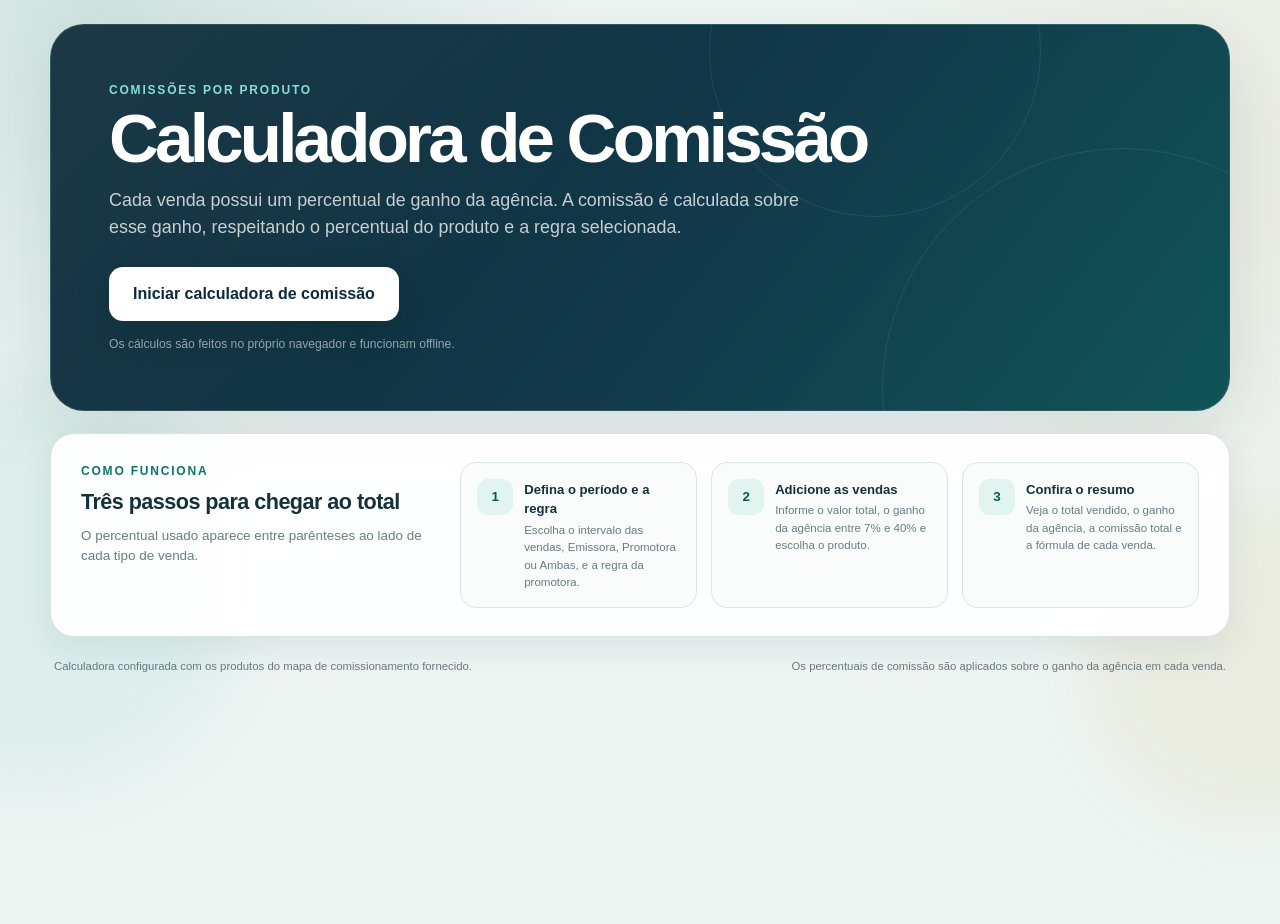
<file: index.html>
<!doctype html>
<html lang="pt-BR">
<head>
  <meta charset="utf-8">
  <meta name="viewport" content="width=device-width, initial-scale=1">
  <meta name="theme-color" content="#12394a">
  <meta name="description" content="Calculadora de comissão por produto, com ganho da agência por venda, inclusão de várias vendas e resumo detalhado item por item.">
  <title>Calculadora de Comissão</title>
  <link rel="stylesheet" href="styles.css">
</head>
<body>
  <div class="page-glow page-glow-one" aria-hidden="true"></div>
  <div class="page-glow page-glow-two" aria-hidden="true"></div>

  <div class="app-shell">
    <header class="hero">
      <p class="eyebrow">Comissões por produto</p>
      <h1>Calculadora de Comissão</h1>
      <p class="hero-copy">
        Cada venda possui um percentual de ganho da agência. A comissão é calculada sobre esse
        ganho, respeitando o percentual do produto e a regra selecionada.
      </p>
      <button
        class="hero-button"
        id="startCalculator"
        type="button"
        aria-controls="calculatorArea"
        aria-expanded="false"
      >
        Iniciar calculadora de comissão
      </button>
      <p class="hero-note">Os cálculos são feitos no próprio navegador e funcionam offline.</p>
    </header>

    <section class="how-card" aria-labelledby="howTitle">
      <div class="how-heading">
        <p class="section-kicker">Como funciona</p>
        <h2 id="howTitle">Três passos para chegar ao total</h2>
        <p>O percentual usado aparece entre parênteses ao lado de cada tipo de venda.</p>
      </div>

      <div class="how-steps">
        <article>
          <span>1</span>
          <div>
            <strong>Defina o período e a regra</strong>
            <p>Escolha o intervalo das vendas, Emissora, Promotora ou Ambas, e a regra da promotora.</p>
          </div>
        </article>
        <article>
          <span>2</span>
          <div>
            <strong>Adicione as vendas</strong>
            <p>Informe o valor total, o ganho da agência entre 7% e 40% e escolha o produto.</p>
          </div>
        </article>
        <article>
          <span>3</span>
          <div>
            <strong>Confira o resumo</strong>
            <p>Veja o total vendido, o ganho da agência, a comissão total e a fórmula de cada venda.</p>
          </div>
        </article>
      </div>
    </section>

    <main class="calculator-area" id="calculatorArea" hidden>
      <section class="card settings-card" aria-labelledby="settingsTitle">
        <div class="section-heading">
          <span class="step-number">1</span>
          <div>
            <p class="section-kicker">Configuração geral</p>
            <h2 id="settingsTitle">Defina como a comissão será calculada</h2>
            <p>Selecione o período das vendas e ajuste a regra de comissão.</p>
          </div>
        </div>

        <fieldset class="period-fieldset">
          <legend>Período das vendas</legend>
          <div class="period-grid">
            <div class="field">
              <label for="periodStart">Data inicial</label>
              <div class="date-control">
                <input
                  id="periodStart"
                  name="periodStart"
                  type="date"
                  aria-describedby="periodError"
                >
              </div>
            </div>

            <div class="field">
              <label for="periodEnd">Data final</label>
              <div class="date-control">
                <input
                  id="periodEnd"
                  name="periodEnd"
                  type="date"
                  aria-describedby="periodError"
                >
              </div>
            </div>
          </div>
          <p class="field-help">Esse período será incluído no detalhamento e no PDF.</p>
          <p class="field-error" id="periodError" hidden>Selecione um período válido para as vendas.</p>
        </fieldset>

        <div class="settings-grid">
          <fieldset class="choice-fieldset">
            <legend>Comissão de quem?</legend>
            <div class="segmented-options role-options">
              <label>
                <input type="radio" name="role" value="emissor">
                <span>Emissora</span>
              </label>
              <label>
                <input type="radio" name="role" value="promotor" checked>
                <span>Promotora</span>
              </label>
              <label>
                <input type="radio" name="role" value="ambos">
                <span>Ambas</span>
              </label>
            </div>
            <p class="field-help" id="roleHelp">O percentual exibido nos produtos corresponde à comissão da promotora.</p>
          </fieldset>

          <fieldset class="choice-fieldset promoter-setting">
            <legend>Percentual da promotora</legend>
            <div class="segmented-options promoter-options">
              <label>
                <input type="radio" name="promoterRate" value="5">
                <span>5%</span>
              </label>
              <label>
                <input type="radio" name="promoterRate" value="15" checked>
                <span>15%</span>
              </label>
            </div>
            <p class="field-help">Aplicado somente aos produtos que têm 5% no mapa. Produtos com 0% continuam em 0%.</p>
          </fieldset>
        </div>

        <div class="product-rule-note" role="note">
          <strong>As comissões variam de acordo com o produto.</strong>
          <p>
            Ao abrir “Tipo de venda”, observe a porcentagem entre parênteses. Esse é o percentual
            que será aplicado ao valor daquela venda conforme as configurações escolhidas acima.
          </p>
        </div>
      </section>

      <div class="workspace-grid">
        <form class="card sale-form-card" id="saleForm" novalidate>
          <div class="section-heading">
            <span class="step-number">2</span>
            <div>
              <p class="section-kicker">Nova venda</p>
              <h2 id="saleFormTitle">Adicione uma venda</h2>
              <p>Depois de adicionar, o item entra no detalhamento e no total.</p>
            </div>
          </div>

          <div class="field">
            <label for="saleValue">Valor da venda</label>
            <div class="currency-control">
              <span aria-hidden="true">R$</span>
              <input
                id="saleValue"
                name="saleValue"
                type="text"
                inputmode="decimal"
                autocomplete="off"
                placeholder="0,00"
                aria-describedby="saleValueHint saleValueError"
              >
            </div>
            <p class="field-hint" id="saleValueHint">Exemplo: 1.250,00</p>
            <p class="field-error" id="saleValueError" hidden>Informe um valor maior que zero.</p>
          </div>

          <div class="field">
            <label for="agencyRate">Ganho da agência sobre a venda</label>
            <div class="percent-control">
              <input
                id="agencyRate"
                name="agencyRate"
                type="number"
                inputmode="decimal"
                min="7"
                max="40"
                step="0.01"
                value="10"
                aria-describedby="agencyRateHint agencyRateError"
              >
              <span aria-hidden="true">%</span>
            </div>
            <p class="field-hint" id="agencyRateHint">Use um percentual entre 7% e 40%.</p>
            <p class="field-error" id="agencyRateError" hidden>Informe um percentual entre 7% e 40%.</p>
          </div>

          <div class="field">
            <label for="saleNumber">Número da venda</label>
            <div class="number-control">
              <input
                id="saleNumber"
                name="saleNumber"
                type="number"
                inputmode="numeric"
                min="1"
                step="1"
                autocomplete="off"
                placeholder="Exemplo: 12345"
                aria-describedby="saleNumberHint saleNumberError"
              >
            </div>
            <p class="field-hint" id="saleNumberHint">Informe o número de identificação da venda.</p>
            <p class="field-error" id="saleNumberError" hidden>Informe um número de venda válido.</p>
          </div>

          <div class="field">
            <label for="saleType">Tipo de venda</label>
            <div class="select-wrap">
              <select id="saleType" name="saleType" required aria-describedby="saleTypeHint"></select>
              <svg viewBox="0 0 20 20" aria-hidden="true">
                <path d="m5 7.5 5 5 5-5" fill="none" stroke="currentColor" stroke-linecap="round" stroke-linejoin="round" stroke-width="1.8"/>
              </svg>
            </div>
            <p class="field-hint" id="saleTypeHint">A porcentagem entre parênteses é a usada nesta venda.</p>
          </div>

          <div class="rate-preview" aria-live="polite">
            <div>
              <span>Percentual deste produto</span>
              <strong id="currentProductName">Bilhete Internacional</strong>
              <small id="currentProductMeta">BILI · Internacional · Bilhete</small>
            </div>
            <b id="currentProductRate">15%</b>
          </div>

          <div class="form-actions">
            <button class="primary-button" id="submitSaleButton" type="submit">Adicionar venda à lista</button>
            <button class="secondary-button" id="cancelEditButton" type="button" hidden>Cancelar edição</button>
            <button class="ghost-button" id="clearFormButton" type="button">Limpar campos</button>
          </div>
        </form>

        <aside class="card summary-card" aria-labelledby="summaryTitle" aria-live="polite">
          <div class="summary-heading">
            <div>
              <p class="section-kicker">Resumo automático</p>
              <h2 id="summaryTitle">Comissão total</h2>
              <p id="summaryRuleLabel">Comissão da promotora</p>
              <p class="summary-period" id="summaryPeriodLabel">Período não selecionado</p>
            </div>
            <span class="summary-count" id="summaryCount">0 vendas</span>
          </div>

          <div class="total-amount" id="totalCommission">R$ 0,00</div>
          <p class="total-caption" id="totalCaption">Adicione a primeira venda para iniciar o cálculo.</p>

          <div class="summary-metrics">
            <article>
              <span>Total vendido</span>
              <strong id="totalSalesValue">R$ 0,00</strong>
            </article>
            <article>
              <span>Ganho da agência</span>
              <strong id="totalAgencyGain">R$ 0,00</strong>
            </article>
            <article>
              <span>Taxa média efetiva</span>
              <strong id="averageRate">0%</strong>
            </article>
          </div>

          <div class="component-breakdown">
            <div>
              <span>Total da emissora</span>
              <strong id="totalIssuer">R$ 0,00</strong>
            </div>
            <div>
              <span>Total da promotora</span>
              <strong id="totalPromoter">R$ 0,00</strong>
            </div>
          </div>

          <p class="summary-note">
            A comissão total é a soma das comissões individuais mostradas na lista abaixo.
          </p>

          <div class="summary-actions">
            <button class="copy-button pdf-button" id="savePdfButton" type="button" disabled>Salvar tabela em PDF</button>
          </div>
        </aside>
      </div>

      <section class="card sales-card" aria-labelledby="salesTitle">
        <div class="sales-heading">
          <div>
            <p class="section-kicker">Detalhamento item por item</p>
            <h2 id="salesTitle">Vendas adicionadas</h2>
            <p>Cada linha mostra o valor total, o ganho da agência, a fórmula e a comissão gerada.</p>
          </div>
          <span class="list-total" id="listTotal">0 itens</span>
        </div>

        <div class="empty-state" id="emptyState">
          <strong>Nenhuma venda adicionada ainda.</strong>
          <p>Use o formulário acima para incluir a primeira venda.</p>
        </div>

        <div class="sales-list" id="salesList"></div>
      </section>

      <details class="card rate-card">
        <summary>
          <span>
            <strong>Consultar tabela completa de percentuais</strong>
            <small>A tabela acompanha a regra de 5% ou 15% escolhida para a promotora.</small>
          </span>
          <svg viewBox="0 0 20 20" aria-hidden="true">
            <path d="m5 7.5 5 5 5-5" fill="none" stroke="currentColor" stroke-linecap="round" stroke-linejoin="round" stroke-width="1.8"/>
          </svg>
        </summary>

        <div class="table-content">
          <label class="search-control" for="rateSearch">
            <svg viewBox="0 0 20 20" aria-hidden="true">
              <circle cx="8.5" cy="8.5" r="5" fill="none" stroke="currentColor" stroke-width="1.6"/>
              <path d="m12.3 12.3 4 4" fill="none" stroke="currentColor" stroke-linecap="round" stroke-width="1.6"/>
            </svg>
            <input id="rateSearch" type="search" placeholder="Buscar por produto, sigla ou categoria">
          </label>

          <div class="table-wrap">
            <table>
              <thead>
                <tr>
                  <th>Tipo de venda</th>
                  <th>Sigla</th>
                  <th>Categoria</th>
                  <th>Emissora</th>
                  <th>Promotora</th>
                  <th>Percentual usado</th>
                </tr>
              </thead>
              <tbody id="rateTableBody"></tbody>
            </table>
            <p class="empty-table-message" id="emptyTableMessage" hidden>Nenhum tipo encontrado.</p>
          </div>
        </div>
      </details>
    </main>

    <footer>
      <p>Calculadora configurada com os produtos do mapa de comissionamento fornecido.</p>
      <p>Os percentuais de comissão são aplicados sobre o ganho da agência em cada venda.</p>
    </footer>
  </div>

  <div class="toast" id="toast" role="status" aria-live="polite"></div>

  <noscript>
    <div class="noscript-message">Ative o JavaScript para usar a calculadora de comissão.</div>
  </noscript>

  <script src="script.js"></script>
</body>
</html>
</file>
<file: styles.css>
:root {
  --bg: #edf4f2;
  --surface: rgba(255, 255, 255, 0.94);
  --surface-solid: #ffffff;
  --ink: #14313b;
  --muted: #667d83;
  --line: #d9e6e3;
  --line-strong: #c8d9d5;
  --primary: #0d756e;
  --primary-dark: #075a54;
  --primary-soft: #e1f4f0;
  --primary-softer: #f0faf8;
  --navy: #12394a;
  --navy-dark: #0c2a38;
  --gold: #d5a54c;
  --danger: #9c3c3c;
  --danger-soft: #fff1f1;
  --warning: #845f16;
  --warning-soft: #fff8e7;
  --shadow: 0 24px 70px rgba(17, 54, 63, 0.11);
  --shadow-soft: 0 12px 34px rgba(17, 54, 63, 0.075);
  --radius-xl: 30px;
  --radius-lg: 22px;
  --radius-md: 16px;
  --radius-sm: 12px;
  --focus: 0 0 0 4px rgba(13, 117, 110, 0.17);
}

* {
  box-sizing: border-box;
}

html {
  color-scheme: light;
  scroll-behavior: smooth;
}

body {
  min-width: 320px;
  min-height: 100vh;
  margin: 0;
  overflow-x: hidden;
  background:
    radial-gradient(circle at 7% 0%, rgba(13, 117, 110, 0.13), transparent 30rem),
    radial-gradient(circle at 95% 18%, rgba(213, 165, 76, 0.1), transparent 25rem),
    var(--bg);
  color: var(--ink);
  font-family: Inter, ui-sans-serif, -apple-system, BlinkMacSystemFont, "Segoe UI", sans-serif;
  line-height: 1.5;
  -webkit-font-smoothing: antialiased;
}

button,
input,
select {
  font: inherit;
}

button,
select,
summary {
  -webkit-tap-highlight-color: transparent;
}

button,
select,
summary {
  cursor: pointer;
}

button {
  border: 0;
}

button:disabled {
  cursor: not-allowed;
  opacity: 0.48;
  transform: none !important;
  box-shadow: none !important;
}

h1,
h2,
h3,
p {
  margin-top: 0;
}

.page-glow {
  position: fixed;
  z-index: -1;
  border-radius: 999px;
  filter: blur(30px);
  pointer-events: none;
}

.page-glow-one {
  top: 24rem;
  left: -10rem;
  width: 25rem;
  height: 25rem;
  background: rgba(90, 181, 171, 0.1);
}

.page-glow-two {
  right: -8rem;
  bottom: 5rem;
  width: 20rem;
  height: 20rem;
  background: rgba(213, 165, 76, 0.1);
}

.app-shell {
  width: min(1180px, calc(100% - 32px));
  margin: 24px auto 44px;
}

.hero {
  position: relative;
  min-height: 330px;
  padding: 56px 58px;
  overflow: hidden;
  border: 1px solid rgba(255, 255, 255, 0.12);
  border-radius: 34px;
  background:
    linear-gradient(135deg, rgba(255, 255, 255, 0.07), transparent 42%),
    linear-gradient(128deg, var(--navy-dark), var(--navy) 55%, #0f665f 130%);
  box-shadow: var(--shadow);
  color: #fff;
}

.hero::before,
.hero::after {
  position: absolute;
  content: "";
  border: 1px solid rgba(255, 255, 255, 0.08);
  border-radius: 50%;
  pointer-events: none;
}

.hero::before {
  top: -140px;
  right: 16%;
  width: 330px;
  height: 330px;
}

.hero::after {
  right: -135px;
  bottom: -220px;
  width: 480px;
  height: 480px;
}

.eyebrow,
.section-kicker {
  margin-bottom: 6px;
  color: #87ded4;
  font-size: 0.75rem;
  font-weight: 850;
  letter-spacing: 0.15em;
  text-transform: uppercase;
}

.hero h1 {
  position: relative;
  z-index: 1;
  max-width: 760px;
  margin-bottom: 14px;
  font-size: clamp(2.45rem, 5.4vw, 4.5rem);
  line-height: 0.98;
  letter-spacing: -0.055em;
}

.hero-copy {
  position: relative;
  z-index: 1;
  max-width: 720px;
  margin-bottom: 27px;
  color: rgba(255, 255, 255, 0.76);
  font-size: clamp(1rem, 1.6vw, 1.12rem);
}

.hero-button,
.primary-button,
.secondary-button,
.ghost-button,
.copy-button,
.danger-button,
.item-action {
  min-height: 48px;
  border-radius: 14px;
  font-weight: 780;
  transition: transform 150ms ease, box-shadow 150ms ease, background 150ms ease, border-color 150ms ease, color 150ms ease;
}

.hero-button {
  position: relative;
  z-index: 1;
  min-height: 54px;
  padding: 0 24px;
  background: #fff;
  box-shadow: 0 15px 34px rgba(2, 30, 38, 0.22);
  color: var(--navy-dark);
}

.hero-button:hover,
.primary-button:hover,
.secondary-button:hover,
.ghost-button:hover,
.copy-button:hover,
.danger-button:hover,
.item-action:hover {
  transform: translateY(-1px);
}

.hero-button:hover {
  box-shadow: 0 18px 40px rgba(2, 30, 38, 0.28);
}

.hero-note {
  position: relative;
  z-index: 1;
  margin: 14px 0 0;
  color: rgba(255, 255, 255, 0.55);
  font-size: 0.76rem;
}

.how-card,
.card {
  border: 1px solid rgba(211, 226, 223, 0.9);
  background: var(--surface);
  box-shadow: var(--shadow-soft);
  backdrop-filter: blur(12px);
}

.how-card {
  display: grid;
  grid-template-columns: minmax(220px, 0.72fr) minmax(0, 1.55fr);
  gap: 36px;
  margin-top: 22px;
  padding: 28px 30px;
  border-radius: 24px;
}

.how-heading h2 {
  margin-bottom: 8px;
  font-size: 1.35rem;
  letter-spacing: -0.025em;
}

.how-heading > p:last-child {
  margin-bottom: 0;
  color: var(--muted);
  font-size: 0.84rem;
}

.how-card .section-kicker,
.card .section-kicker {
  color: var(--primary);
}

.how-steps {
  display: grid;
  grid-template-columns: repeat(3, minmax(0, 1fr));
  gap: 14px;
}

.how-steps article {
  display: flex;
  gap: 11px;
  min-width: 0;
  padding: 16px;
  border: 1px solid var(--line);
  border-radius: var(--radius-md);
  background: rgba(248, 252, 251, 0.86);
}

.how-steps article > span,
.step-number {
  display: grid;
  flex: 0 0 auto;
  width: 36px;
  height: 36px;
  place-items: center;
  border-radius: 11px;
  background: var(--primary-soft);
  color: var(--primary-dark);
  font-size: 0.84rem;
  font-weight: 900;
}

.how-steps strong {
  display: block;
  margin: 1px 0 3px;
  font-size: 0.82rem;
}

.how-steps p {
  margin: 0;
  color: var(--muted);
  font-size: 0.72rem;
}

.calculator-area {
  margin-top: 24px;
  scroll-margin-top: 16px;
}

.calculator-area.revealed {
  animation: reveal 320ms ease both;
}

@keyframes reveal {
  from {
    transform: translateY(12px);
    opacity: 0;
  }
  to {
    transform: translateY(0);
    opacity: 1;
  }
}

.card {
  border-radius: var(--radius-xl);
}

.settings-card,
.sale-form-card,
.summary-card,
.sales-card {
  padding: 30px;
}

.section-heading {
  display: flex;
  align-items: flex-start;
  gap: 14px;
  margin-bottom: 26px;
}

.section-heading h2,
.summary-heading h2,
.sales-heading h2 {
  margin-bottom: 3px;
  font-size: 1.28rem;
  letter-spacing: -0.025em;
}

.section-heading > div > p:last-child,
.summary-heading p,
.sales-heading p {
  margin-bottom: 0;
  color: var(--muted);
  font-size: 0.83rem;
}

.settings-grid {
  display: grid;
  grid-template-columns: repeat(2, minmax(0, 1fr));
  gap: 16px;
}

.choice-fieldset {
  min-width: 0;
  margin: 0;
  padding: 18px;
  border: 1px solid var(--line);
  border-radius: 18px;
  background: #fbfdfd;
}

.choice-fieldset legend {
  padding: 0 5px;
  color: #294850;
  font-size: 0.84rem;
  font-weight: 820;
}

.segmented-options {
  display: grid;
  gap: 8px;
}

.role-options {
  grid-template-columns: repeat(3, minmax(0, 1fr));
}

.promoter-options {
  grid-template-columns: repeat(2, minmax(0, 1fr));
}

.segmented-options label {
  margin: 0;
}

.segmented-options input {
  position: absolute;
  width: 1px;
  height: 1px;
  overflow: hidden;
  opacity: 0;
  pointer-events: none;
}

.segmented-options span {
  display: grid;
  min-height: 48px;
  place-items: center;
  padding: 8px 10px;
  border: 1px solid var(--line);
  border-radius: 12px;
  background: #fff;
  color: var(--muted);
  font-size: 0.82rem;
  font-weight: 790;
  text-align: center;
  transition: border-color 150ms ease, background 150ms ease, color 150ms ease, box-shadow 150ms ease, transform 150ms ease;
}

.segmented-options span:hover {
  transform: translateY(-1px);
  border-color: #b8d3ce;
}

.segmented-options input:checked + span {
  border-color: rgba(13, 117, 110, 0.4);
  background: var(--primary-soft);
  box-shadow: 0 7px 18px rgba(13, 117, 110, 0.08);
  color: var(--primary-dark);
}

.segmented-options input:focus-visible + span {
  box-shadow: var(--focus);
}

.field-help {
  margin: 9px 2px 0;
  color: var(--muted);
  font-size: 0.72rem;
}

.product-rule-note {
  display: grid;
  grid-template-columns: minmax(220px, 0.7fr) minmax(0, 1.5fr);
  gap: 18px;
  margin-top: 16px;
  padding: 17px 18px;
  border: 1px solid #ead8aa;
  border-radius: 16px;
  background: var(--warning-soft);
  color: var(--warning);
}

.product-rule-note strong {
  font-size: 0.84rem;
}

.product-rule-note p {
  margin: 0;
  font-size: 0.76rem;
}

.workspace-grid {
  display: grid;
  grid-template-columns: minmax(0, 1.08fr) minmax(340px, 0.92fr);
  gap: 24px;
  margin-top: 24px;
  align-items: start;
}

.sale-form-card {
  min-width: 0;
}

.summary-card {
  position: sticky;
  top: 16px;
  overflow: hidden;
  background:
    linear-gradient(160deg, rgba(225, 244, 240, 0.66), rgba(255, 255, 255, 0.96) 42%),
    var(--surface-solid);
}

.summary-card::after {
  position: absolute;
  top: -80px;
  right: -85px;
  width: 210px;
  height: 210px;
  border: 28px solid rgba(13, 117, 110, 0.035);
  border-radius: 50%;
  content: "";
  pointer-events: none;
}

.summary-card > * {
  position: relative;
  z-index: 1;
}

.field {
  margin-bottom: 21px;
}

.field label {
  display: block;
  margin-bottom: 8px;
  color: #294850;
  font-size: 0.86rem;
  font-weight: 780;
}

.currency-control,
.select-wrap,
.search-control {
  position: relative;
}

.currency-control,
.date-control,
.number-control,
.percent-control {
  display: flex;
  align-items: center;
  min-height: 60px;
  overflow: hidden;
  border: 1px solid var(--line);
  border-radius: 15px;
  background: #fbfdfd;
  transition: border-color 150ms ease, box-shadow 150ms ease, background 150ms ease;
}

.currency-control:focus-within,
.date-control:focus-within,
.number-control:focus-within,
.percent-control:focus-within,
.select-wrap:focus-within,
.search-control:focus-within {
  border-color: rgba(13, 117, 110, 0.6);
  background: #fff;
  box-shadow: var(--focus);
}

.currency-control.invalid,
.date-control.invalid,
.number-control.invalid,
.percent-control.invalid {
  border-color: rgba(156, 60, 60, 0.65);
  box-shadow: 0 0 0 4px rgba(156, 60, 60, 0.1);
}

.currency-control > span,
.percent-control > span {
  display: grid;
  align-self: stretch;
  min-width: 58px;
  place-items: center;
  border-right: 1px solid var(--line);
  background: #f0f7f6;
  color: var(--primary-dark);
  font-weight: 850;
}

.percent-control > span {
  border-right: 0;
  border-left: 1px solid var(--line);
}

.currency-control input,
.date-control input,
.number-control input,
.percent-control input {
  width: 100%;
  min-width: 0;
  padding: 14px 16px;
  border: 0;
  outline: 0;
  background: transparent;
  color: var(--ink);
  font-size: 1.32rem;
  font-weight: 790;
}

.currency-control input::placeholder,
.date-control input::placeholder,
.number-control input::placeholder,
.percent-control input::placeholder {
  color: #a7b8bb;
}

.period-fieldset {
  margin: 0 0 20px;
  padding: 18px 18px 14px;
  border: 1px solid var(--line);
  border-radius: 18px;
  background: rgba(255, 255, 255, 0.62);
}

.period-fieldset legend {
  padding: 0 7px;
  color: var(--navy);
  font-size: 0.86rem;
  font-weight: 820;
}

.period-grid {
  display: grid;
  grid-template-columns: repeat(2, minmax(0, 1fr));
  gap: 14px;
}

.period-grid .field {
  margin-bottom: 0;
}

.period-fieldset .field-help {
  margin-top: 10px;
}

.summary-period {
  margin: 3px 0 0;
  color: var(--muted);
  font-size: 0.76rem;
}

.select-wrap {
  display: flex;
  align-items: center;
  min-height: 56px;
  border: 1px solid var(--line);
  border-radius: 15px;
  background: #fbfdfd;
  transition: border-color 150ms ease, box-shadow 150ms ease, background 150ms ease;
}

.select-wrap select {
  width: 100%;
  min-height: 56px;
  padding: 0 48px 0 15px;
  border: 0;
  outline: 0;
  appearance: none;
  background: transparent;
  color: var(--ink);
  font-weight: 670;
}

.select-wrap > svg {
  position: absolute;
  right: 16px;
  width: 20px;
  height: 20px;
  color: var(--primary);
  pointer-events: none;
}

.field-hint,
.field-error {
  margin: 7px 2px 0;
  font-size: 0.73rem;
}

.field-hint {
  color: var(--muted);
}

.field-error {
  color: var(--danger);
  font-weight: 700;
}

.rate-preview {
  display: flex;
  align-items: center;
  justify-content: space-between;
  gap: 18px;
  margin-top: 2px;
  padding: 17px 18px;
  border: 1px solid rgba(13, 117, 110, 0.2);
  border-radius: 17px;
  background: var(--primary-softer);
}

.rate-preview > div {
  display: grid;
  min-width: 0;
}

.rate-preview span,
.rate-preview small {
  color: var(--muted);
}

.rate-preview span {
  margin-bottom: 2px;
  font-size: 0.68rem;
  font-weight: 750;
  letter-spacing: 0.04em;
  text-transform: uppercase;
}

.rate-preview strong {
  overflow: hidden;
  font-size: 0.91rem;
  text-overflow: ellipsis;
  white-space: nowrap;
}

.rate-preview small {
  overflow: hidden;
  margin-top: 1px;
  font-size: 0.72rem;
  text-overflow: ellipsis;
  white-space: nowrap;
}

.rate-preview b {
  display: grid;
  flex: 0 0 auto;
  min-width: 70px;
  min-height: 46px;
  place-items: center;
  padding: 7px 12px;
  border-radius: 13px;
  background: var(--primary);
  box-shadow: 0 10px 23px rgba(13, 117, 110, 0.18);
  color: #fff;
  font-size: 1.08rem;
}

.form-actions {
  display: flex;
  flex-wrap: wrap;
  gap: 9px;
  margin-top: 25px;
}

.primary-button {
  flex: 1 1 230px;
  padding: 0 19px;
  background: linear-gradient(135deg, var(--primary), #11948a);
  box-shadow: 0 13px 26px rgba(13, 117, 110, 0.21);
  color: #fff;
}

.primary-button:hover {
  box-shadow: 0 16px 31px rgba(13, 117, 110, 0.26);
}

.secondary-button,
.ghost-button,
.copy-button,
.danger-button,
.item-action {
  padding: 0 16px;
  border: 1px solid var(--line);
  background: #fff;
}

.secondary-button,
.copy-button {
  color: var(--primary-dark);
}

.ghost-button {
  color: var(--muted);
}

.summary-heading,
.sales-heading {
  display: flex;
  align-items: flex-start;
  justify-content: space-between;
  gap: 18px;
}

.summary-heading > div,
.sales-heading > div {
  min-width: 0;
}

.summary-count,
.list-total {
  display: inline-flex;
  flex: 0 0 auto;
  min-height: 32px;
  align-items: center;
  justify-content: center;
  padding: 5px 10px;
  border: 1px solid rgba(13, 117, 110, 0.18);
  border-radius: 999px;
  background: var(--primary-soft);
  color: var(--primary-dark);
  font-size: 0.72rem;
  font-weight: 850;
}

.total-amount {
  margin-top: 30px;
  color: var(--navy);
  font-size: clamp(2.8rem, 5vw, 4.15rem);
  font-weight: 920;
  line-height: 0.98;
  letter-spacing: -0.055em;
}

.total-caption {
  min-height: 42px;
  margin: 9px 0 22px;
  color: var(--muted);
  font-size: 0.82rem;
}

.summary-metrics {
  display: grid;
  grid-template-columns: repeat(auto-fit, minmax(105px, 1fr));
  gap: 10px;
}

.summary-metrics article {
  display: grid;
  min-width: 0;
  gap: 3px;
  padding: 14px;
  border: 1px solid var(--line);
  border-radius: 15px;
  background: rgba(255, 255, 255, 0.78);
}

.summary-metrics span,
.component-breakdown span {
  color: var(--muted);
  font-size: 0.7rem;
  font-weight: 710;
}

.summary-metrics strong {
  overflow: hidden;
  font-size: 0.95rem;
  text-overflow: ellipsis;
  white-space: nowrap;
}

.component-breakdown {
  display: grid;
  gap: 9px;
  margin-top: 10px;
  padding: 14px 15px;
  border: 1px solid var(--line);
  border-radius: 15px;
  background: rgba(255, 255, 255, 0.64);
}

.component-breakdown > div {
  display: flex;
  align-items: center;
  justify-content: space-between;
  gap: 14px;
}

.component-breakdown strong {
  font-size: 0.85rem;
}

.summary-note {
  margin: 14px 2px 0;
  color: var(--muted);
  font-size: 0.72rem;
}

.summary-actions {
  display: grid;
  gap: 8px;
  margin-top: 18px;
}

.copy-button,
.danger-button {
  width: 100%;
}

.danger-button {
  border-color: #efd4d4;
  background: var(--danger-soft);
  color: var(--danger);
}

.sales-card {
  margin-top: 24px;
}

.sales-heading {
  padding-bottom: 22px;
  border-bottom: 1px solid var(--line);
}

.empty-state {
  margin-top: 20px;
  padding: 35px 20px;
  border: 1px dashed var(--line-strong);
  border-radius: 18px;
  background: #f9fcfb;
  text-align: center;
}

.empty-state strong {
  display: block;
  margin-bottom: 4px;
  font-size: 0.9rem;
}

.empty-state p {
  margin: 0;
  color: var(--muted);
  font-size: 0.78rem;
}

.sales-list {
  display: grid;
  gap: 12px;
  margin-top: 20px;
}

.sale-item {
  display: grid;
  grid-template-columns: minmax(230px, 1.05fr) minmax(280px, 1.35fr) minmax(145px, 0.55fr) minmax(120px, 0.5fr) auto;
  gap: 14px;
  align-items: center;
  padding: 18px;
  border: 1px solid var(--line);
  border-radius: 18px;
  background: #fff;
  transition: border-color 150ms ease, box-shadow 150ms ease, transform 150ms ease;
}

.sale-item:hover {
  transform: translateY(-1px);
  border-color: #c4dad6;
  box-shadow: 0 9px 24px rgba(17, 54, 63, 0.06);
}

.sale-identity {
  display: flex;
  min-width: 0;
  align-items: flex-start;
  gap: 11px;
}

.sale-index {
  display: grid;
  flex: 0 0 auto;
  min-width: 46px;
  min-height: 46px;
  place-items: center;
  padding: 5px;
  border-radius: 13px;
  background: var(--primary-soft);
  color: var(--primary-dark);
  font-size: 0.7rem;
  font-weight: 900;
  text-align: center;
}

.sale-identity > div {
  min-width: 0;
}

.sale-identity h3 {
  margin-bottom: 3px;
  font-size: 0.91rem;
  letter-spacing: -0.01em;
  line-height: 1.3;
}

.sale-identity h3 span {
  color: var(--primary);
}

.sale-identity p {
  margin: 0;
  color: var(--muted);
  font-size: 0.69rem;
  line-height: 1.4;
}

.sale-formula {
  display: grid;
  min-width: 0;
  gap: 2px;
}

.sale-formula span,
.sale-value-block span,
.sale-commission-block span {
  color: var(--muted);
  font-size: 0.65rem;
  font-weight: 720;
  letter-spacing: 0.03em;
  text-transform: uppercase;
}

.sale-formula strong {
  font-size: 0.82rem;
  line-height: 1.4;
}

.sale-formula small {
  color: var(--muted);
  font-size: 0.66rem;
  line-height: 1.4;
}

.sale-value-block,
.sale-commission-block {
  display: grid;
  min-width: 0;
  gap: 2px;
}

.sale-value-block strong,
.sale-commission-block strong {
  overflow: hidden;
  font-size: 0.86rem;
  text-overflow: ellipsis;
  white-space: nowrap;
}

.sale-value-block small {
  overflow: hidden;
  color: var(--muted);
  font-size: 0.69rem;
  text-overflow: ellipsis;
  white-space: nowrap;
}

.sale-commission-block strong {
  color: var(--primary-dark);
  font-size: 0.96rem;
}

.sale-actions {
  display: flex;
  justify-content: flex-end;
  gap: 7px;
}

.item-action {
  min-height: 38px;
  padding: 0 11px;
  border-radius: 11px;
  color: var(--muted);
  font-size: 0.72rem;
}

.item-action.edit {
  color: var(--primary-dark);
}

.item-action.remove {
  border-color: #efd7d7;
  color: var(--danger);
}

.rate-card {
  margin-top: 24px;
  overflow: hidden;
}

.rate-card summary {
  display: flex;
  min-height: 88px;
  align-items: center;
  justify-content: space-between;
  gap: 20px;
  padding: 22px 28px;
  list-style: none;
  user-select: none;
}

.rate-card summary::-webkit-details-marker {
  display: none;
}

.rate-card summary span {
  display: grid;
}

.rate-card summary strong {
  font-size: 0.94rem;
}

.rate-card summary small {
  margin-top: 3px;
  color: var(--muted);
  font-size: 0.75rem;
}

.rate-card summary > svg {
  width: 21px;
  height: 21px;
  color: var(--primary);
  transition: transform 180ms ease;
}

.rate-card[open] summary > svg {
  transform: rotate(180deg);
}

.table-content {
  padding: 0 28px 28px;
  border-top: 1px solid var(--line);
}

.search-control {
  display: flex;
  max-width: 440px;
  min-height: 46px;
  align-items: center;
  gap: 9px;
  margin: 20px 0 16px;
  padding: 0 13px;
  border: 1px solid var(--line);
  border-radius: 13px;
  background: #fbfdfd;
}

.search-control svg {
  flex: 0 0 auto;
  width: 19px;
  height: 19px;
  color: var(--muted);
}

.search-control input {
  width: 100%;
  border: 0;
  outline: 0;
  background: transparent;
  color: var(--ink);
}

.search-control input::placeholder {
  color: #93a5a9;
}

.table-wrap {
  overflow: auto;
  border: 1px solid var(--line);
  border-radius: 16px;
  background: #fff;
}

table {
  width: 100%;
  border-collapse: collapse;
  font-size: 0.78rem;
}

th,
td {
  padding: 12px 13px;
  border-bottom: 1px solid #e7efee;
  text-align: left;
  vertical-align: middle;
}

th {
  position: sticky;
  z-index: 1;
  top: 0;
  background: #f2f8f6;
  color: #496168;
  font-size: 0.67rem;
  letter-spacing: 0.04em;
  text-transform: uppercase;
  white-space: nowrap;
}

tr:last-child td {
  border-bottom: 0;
}

tbody tr:hover {
  background: #f9fcfb;
}

.code-badge,
.percent-badge,
.used-rate-badge {
  display: inline-flex;
  align-items: center;
  justify-content: center;
  border-radius: 999px;
  font-size: 0.69rem;
  font-weight: 830;
  white-space: nowrap;
}

.code-badge {
  padding: 4px 8px;
  background: #eef4f3;
  color: #52686e;
}

.percent-badge {
  min-width: 48px;
  padding: 4px 8px;
  background: #f1f5f4;
  color: #536b70;
}

.percent-badge.zero {
  color: #87979a;
}

.used-rate-badge {
  min-width: 54px;
  padding: 5px 9px;
  background: var(--primary-soft);
  color: var(--primary-dark);
}

.empty-table-message {
  margin: 0;
  padding: 24px;
  color: var(--muted);
  text-align: center;
}

footer {
  display: flex;
  align-items: flex-start;
  justify-content: space-between;
  gap: 24px;
  padding: 21px 4px 0;
  color: var(--muted);
  font-size: 0.71rem;
}

footer p {
  margin-bottom: 0;
}

.toast {
  position: fixed;
  z-index: 50;
  right: 24px;
  bottom: 24px;
  transform: translateY(18px);
  padding: 12px 16px;
  border-radius: 12px;
  background: var(--navy-dark);
  box-shadow: var(--shadow-soft);
  color: #fff;
  font-size: 0.8rem;
  font-weight: 720;
  opacity: 0;
  pointer-events: none;
  transition: opacity 180ms ease, transform 180ms ease;
}

.toast.show {
  transform: translateY(0);
  opacity: 1;
}

.noscript-message {
  position: fixed;
  z-index: 100;
  right: 16px;
  bottom: 16px;
  left: 16px;
  padding: 14px;
  border-radius: 12px;
  background: var(--danger);
  color: #fff;
  text-align: center;
}

[hidden] {
  display: none !important;
}

.hero-button:focus-visible,
.primary-button:focus-visible,
.secondary-button:focus-visible,
.ghost-button:focus-visible,
.copy-button:focus-visible,
.danger-button:focus-visible,
.item-action:focus-visible,
.date-control:focus-within,
.number-control:focus-within,
.percent-control:focus-within,
summary:focus-visible {
  outline: 0;
  box-shadow: var(--focus);
}

@media (max-width: 1040px) {
  .how-card {
    grid-template-columns: 1fr;
    gap: 18px;
  }

  .workspace-grid {
    grid-template-columns: 1fr;
  }

  .summary-card {
    position: static;
  }

  .sale-item {
    grid-template-columns: minmax(230px, 1fr) minmax(230px, 1fr) minmax(130px, 0.55fr) minmax(120px, 0.55fr);
  }

  .sale-actions {
    grid-column: 1 / -1;
    justify-content: flex-end;
    padding-top: 11px;
    border-top: 1px solid var(--line);
  }
}

@media (max-width: 790px) {
  .app-shell {
    width: min(100% - 20px, 1180px);
    margin-top: 10px;
  }

  .hero {
    min-height: auto;
    padding: 38px 28px;
    border-radius: 25px;
  }

  .hero h1 {
    font-size: clamp(2.25rem, 10vw, 3.45rem);
  }

  .how-card {
    padding: 24px 20px;
  }

  .how-steps {
    grid-template-columns: 1fr;
  }

  .settings-card,
  .sale-form-card,
  .summary-card,
  .sales-card {
    padding: 23px 19px;
    border-radius: 22px;
  }

  .settings-grid {
    grid-template-columns: 1fr;
  }

  .period-grid {
    grid-template-columns: 1fr;
  }

  .product-rule-note {
    grid-template-columns: 1fr;
    gap: 5px;
  }

  .sale-item {
    grid-template-columns: repeat(2, minmax(0, 1fr));
  }

  .sale-identity,
  .sale-formula {
    grid-column: 1 / -1;
  }

  .sale-actions {
    grid-column: 1 / -1;
  }

  .rate-card summary,
  .table-content {
    padding-right: 19px;
    padding-left: 19px;
  }

  footer {
    flex-direction: column;
    gap: 5px;
  }
}

@media (max-width: 520px) {
  .hero {
    padding: 31px 21px;
  }

  .hero-button {
    width: 100%;
    padding: 0 14px;
  }

  .role-options {
    grid-template-columns: 1fr;
  }

  .segmented-options span {
    min-height: 44px;
  }

  .form-actions {
    flex-direction: column;
  }

  .primary-button,
  .secondary-button,
  .ghost-button {
    width: 100%;
    flex-basis: auto;
  }

  .rate-preview {
    align-items: flex-start;
  }

  .rate-preview strong,
  .rate-preview small {
    white-space: normal;
  }

  .summary-heading,
  .sales-heading {
    flex-direction: column;
    gap: 10px;
  }

  .summary-metrics {
    grid-template-columns: 1fr;
  }

  .total-amount {
    font-size: clamp(2.55rem, 15vw, 3.35rem);
  }

  .sale-item {
    grid-template-columns: 1fr;
    padding: 16px;
  }

  .sale-identity,
  .sale-formula,
  .sale-actions {
    grid-column: auto;
  }

  .sale-value-block,
  .sale-commission-block {
    padding: 10px 0;
    border-top: 1px solid var(--line);
  }

  .sale-actions {
    justify-content: stretch;
  }

  .item-action {
    flex: 1;
  }

  .toast {
    right: 12px;
    bottom: 12px;
    left: 12px;
    text-align: center;
  }
}

@media (prefers-reduced-motion: reduce) {
  *,
  *::before,
  *::after {
    scroll-behavior: auto !important;
    transition-duration: 0.01ms !important;
    animation-duration: 0.01ms !important;
    animation-iteration-count: 1 !important;
  }
}
</file>
